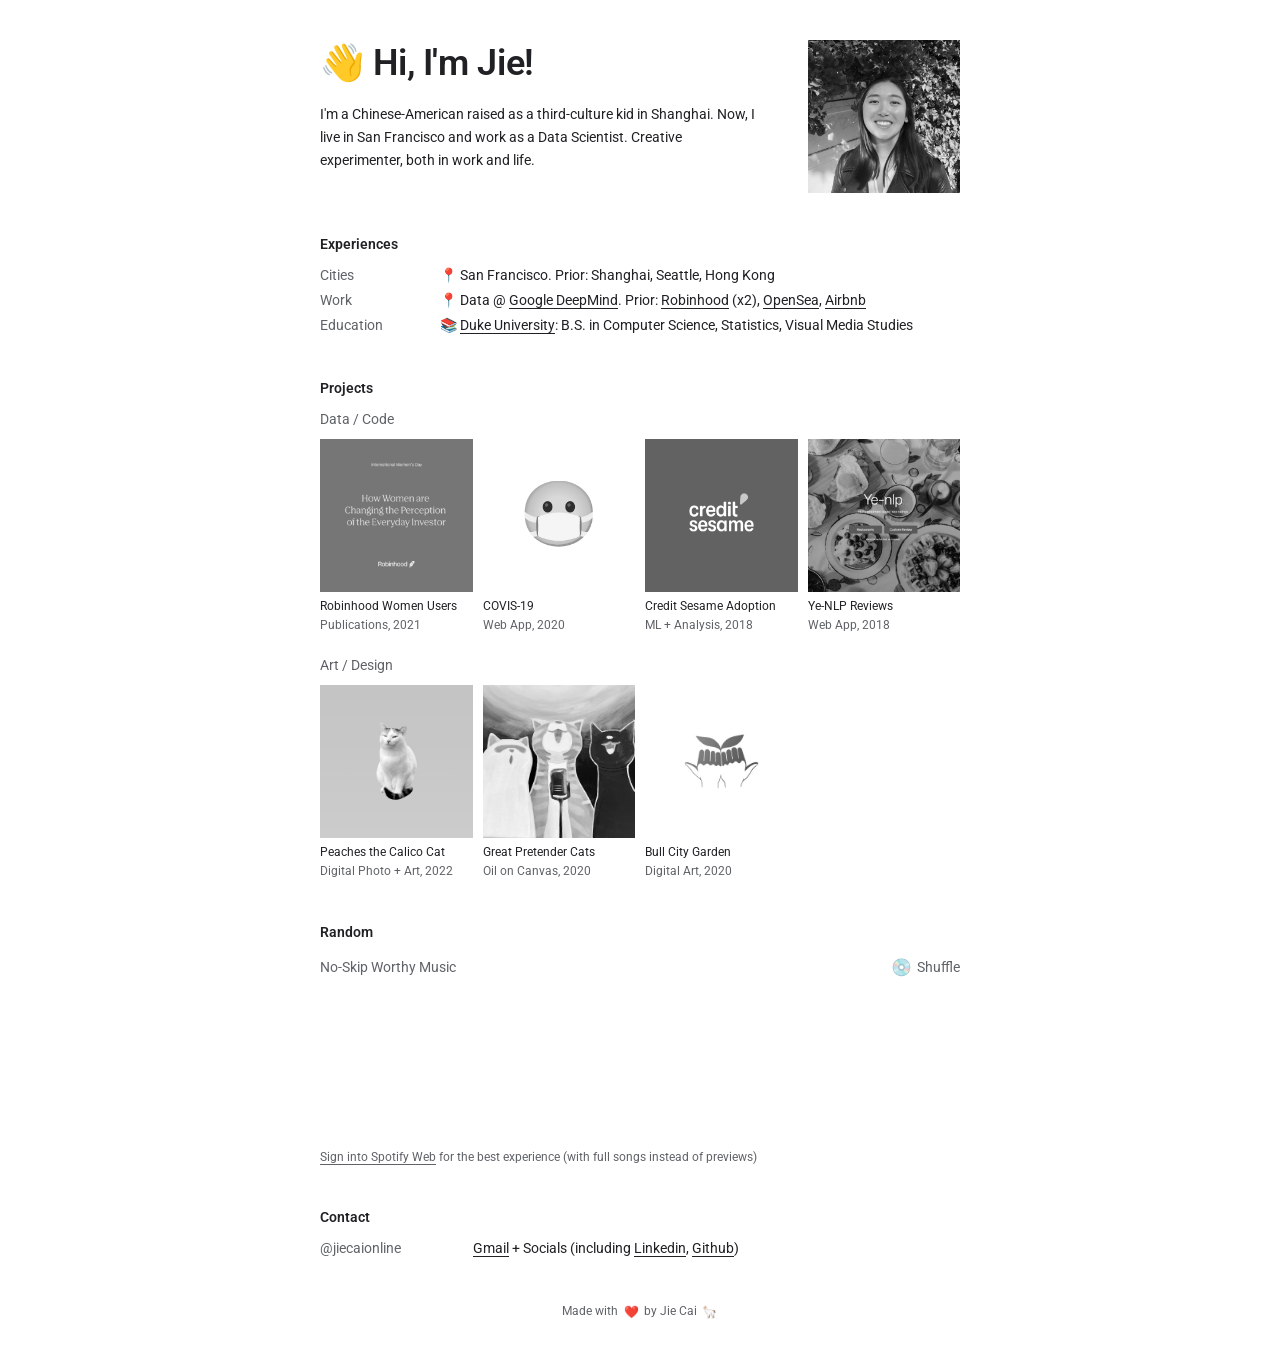
<file: index.html>
<!DOCTYPE html>
<html lang="en">
<head>
  <meta charset="utf-8" />
  <meta name="viewport" content="width=device-width, initial-scale=1" />
  <title>Jie Cai</title>
  <meta name="description" content="Jie Cai — data scientist in San Francisco. Third-culture kid from Shanghai." />
  <link rel="icon" href="assets/llama.png" type="image/png" />
  <link rel="preconnect" href="https://fonts.googleapis.com" />
  <link rel="preconnect" href="https://fonts.gstatic.com" crossorigin />
  <link href="https://fonts.googleapis.com/css2?family=Roboto:wght@400;600&display=swap" rel="stylesheet" />
  <link rel="stylesheet" href="css/styles.css?v=136" />
</head>
<body>
  <main class="wrap">
    <section id="about">
      <div class="about">
        <div class="about-copy">
          <h1><span class="wave-emoji" aria-hidden="true">👋</span> Hi, I'm Jie!</h1>
          <p>I'm a Chinese-American raised as a third-culture kid in Shanghai. Now, I live in San Francisco and work as a Data Scientist. Creative experimenter, both in work and life.</p>
        </div>
        <div class="media-frame portrait-frame">
          <img class="portrait" src="assets/profile.jpg" alt="Portrait of Jie Cai" />
        </div>
      </div>
    </section>

    <section id="experiences">
      <h2>Experiences</h2>
      <ul class="experience-list">
        <li>
          <span class="exp-label">Cities</span>
          <span class="exp-detail">📍 San Francisco. Prior: Shanghai, Seattle, Hong Kong</span>
        </li>
        <li>
          <span class="exp-label">Work</span>
          <span class="exp-detail">
            📍 Data @ <a href="https://www.linkedin.com/company/googledeepmind" target="_blank" rel="noreferrer">Google DeepMind</a>.
            Prior:
            <a href="https://www.linkedin.com/company/robinhood/" target="_blank" rel="noreferrer">Robinhood</a> (x2),
            <a href="https://www.linkedin.com/company/opensea-io" target="_blank" rel="noreferrer">OpenSea</a>,
            <a href="https://www.linkedin.com/company/airbnb" target="_blank" rel="noreferrer">Airbnb</a>
          </span>
        </li>
        <li>
          <span class="exp-label">Education</span>
          <span class="exp-detail">📚 <a href="https://www.duke.edu/" target="_blank" rel="noreferrer">Duke University</a>: B.S. in Computer Science, Statistics, Visual Media Studies</span>
        </li>
      </ul>
    </section>

    <section id="projects">
      <h2>Projects</h2>

      <h3>Data / Code</h3>
      <div class="project-grid-wrap">
        <div class="project-grid">
          <button class="tile" type="button" data-project="robinhood-whm">
            <div class="media-frame">
              <img class="tile-photo" src="assets/projects/robinhood-whm.png?v=3" alt="" />
            </div>
            <p class="tile-title">Robinhood Women Users</p>
            <p class="tile-sub">Publications, 2021</p>
          </button>
          <button class="tile" type="button" data-project="covis19">
            <div class="media-frame emoji-frame">
              <div class="tile-emoji" aria-hidden="true">😷</div>
            </div>
            <p class="tile-title">COVIS-19</p>
            <p class="tile-sub">Web App, 2020</p>
          </button>
          <button class="tile" type="button" data-project="credit-sesame">
            <div class="media-frame">
              <img class="tile-photo" src="assets/projects/credit-sesame.png?v=11" alt="" />
            </div>
            <p class="tile-title">Credit Sesame Adoption</p>
            <p class="tile-sub">ML + Analysis, 2018</p>
          </button>
          <button class="tile" type="button" data-project="ye-nlp">
            <div class="media-frame">
              <img class="tile-photo" src="assets/projects/ye-nlp-cover.jpg" alt="" />
            </div>
            <p class="tile-title">Ye-NLP Reviews</p>
            <p class="tile-sub">Web App, 2018</p>
          </button>
        </div>
      </div>

      <h3>Art / Design</h3>
      <div class="project-grid-wrap">
        <div class="project-grid">
          <button class="tile" type="button" data-project="peaches">
            <div class="media-frame">
              <img class="tile-photo" src="assets/projects/peaches-logo.gif?v=5" alt="" />
            </div>
            <p class="tile-title">Peaches the Calico Cat</p>
            <p class="tile-sub">Digital Photo + Art, 2022</p>
          </button>
          <button class="tile" type="button" data-project="great-pretender">
            <div class="media-frame">
              <img class="tile-photo" src="assets/projects/cats-cover.jpg" alt="" />
            </div>
            <p class="tile-title">Great Pretender Cats</p>
            <p class="tile-sub">Oil on Canvas, 2020</p>
          </button>
          <button class="tile" type="button" data-project="bull-city">
            <div class="media-frame">
              <img class="tile-photo" src="assets/projects/bull-city-cover.png?v=8" alt="" />
            </div>
            <p class="tile-title">Bull City Garden</p>
            <p class="tile-sub">Digital Art, 2020</p>
          </button>
        </div>
      </div>
    </section>

    <section id="random">
      <h2>Random</h2>

      <div class="random-heading">
        <h3>No-Skip Worthy Music</h3>
        <button class="surprise-button" id="surprise-album" type="button">
          <span class="surprise-disc" aria-hidden="true">💿</span>
          <span>Shuffle</span>
        </button>
      </div>
      <div class="album-embed" id="album-embed" aria-live="polite"></div>
      <p class="tile-sub album-note"><a href="https://accounts.spotify.com/login" target="_blank" rel="noopener noreferrer">Sign into Spotify Web</a> for the best experience (with full songs instead of previews)</p>
    </section>

    <section id="contact">
      <h2>Contact</h2>
      <ul class="experience-list contact-list">
        <li>
          <span class="exp-label">@jiecaionline</span>
          <span class="exp-detail">
            <a href="mailto:jiecaionline@gmail.com">Gmail</a>
            + Socials (including
            <a href="https://www.linkedin.com/in/jiecaionline" target="_blank" rel="noreferrer">Linkedin</a>,
            <a href="https://github.com/jiecaionline" target="_blank" rel="noreferrer">Github</a>)
          </span>
        </li>
      </ul>
    </section>
  </main>

  <footer class="site-footer">
    <p class="footer-credit">
      <span>Made with</span>
      <span class="footer-emoji rotating-emoji" aria-hidden="true">
        <span>❤️</span>
        <span>🍵</span>
        <span>🤖</span>
      </span>
      <span class="sr-only">heart, tea, and robots</span>
      <span>by Jie Cai</span>
      <span class="footer-emoji" aria-hidden="true">🦙</span>
    </p>
  </footer>

  <div class="modal" id="project-modal" hidden>
    <div class="modal-backdrop" data-close></div>
    <div class="modal-panel" role="dialog" aria-modal="true" aria-labelledby="modal-title">
      <div class="modal-toolbar">
        <div class="modal-step">
          <button class="modal-icon-btn prev" type="button" aria-label="Previous project">
            <svg viewBox="0 0 16 16" aria-hidden="true"><path d="M10.2 2.8 4.9 8l5.3 5.2" /></svg>
          </button>
          <button class="modal-icon-btn next" type="button" aria-label="Next project">
            <svg viewBox="0 0 16 16" aria-hidden="true"><path d="M5.8 2.8 11.1 8l-5.3 5.2" /></svg>
          </button>
        </div>
        <button class="modal-icon-btn modal-close" type="button" data-close aria-label="Close">
          <svg viewBox="0 0 16 16" aria-hidden="true"><path d="M3.5 3.5 12.5 12.5M12.5 3.5 3.5 12.5" /></svg>
        </button>
      </div>
      <h1 id="modal-title"></h1>
      <p class="lede" id="modal-lede"></p>
      <p class="modal-links" id="modal-links" hidden></p>
      <div class="prose" id="modal-prose"></div>
      <div class="modal-gallery" id="modal-gallery"></div>
    </div>
  </div>

  <script src="js/projects.js?v=43"></script>
  <script src="js/albums.js?v=21"></script>
</body>
</html>
</file>
<file: css/styles.css>
:root {
  --bg: #ffffff;
  --text: #202124;
  --muted: #5f6368;
  --placeholder: #f1f3f4;
  --overlay: rgba(0, 0, 0, 0.55);
  --width: 640px;
  --rail-gap: 10px;
  --rail-cols: 4;
  /* Spacing scale: tight → section */
  --space-xs: 2px;        /* related lines (title→sub, list rows) */
  --space-stack: 6px;     /* media → caption */
  --space-heading: 8px;   /* heading → content */
  --space-group: 20px;    /* subgroups within a section */
  --space-section: 40px;  /* between sections + page padding */
  --space-inline: 48px;   /* label → detail columns */
  --space-about: 48px;    /* about copy ↔ photo */
  --font-size: 14px;
  --font-size-sm: 12px;
  --font-size-lg: 28px;
  --sans: "Roboto", "Apple Color Emoji", "Segoe UI Emoji", sans-serif;
}

* { box-sizing: border-box; }

body {
  margin: 0;
  background: var(--bg);
  color: var(--text);
  font-family: var(--sans);
  font-size: var(--font-size);
  font-weight: 400;
  line-height: 1.65;
  -webkit-font-smoothing: antialiased;
}

body.modal-open { overflow: hidden; }

a {
  color: inherit;
  text-decoration: underline;
  text-underline-offset: 3px;
}

a:hover { color: var(--muted); }

img { max-width: 100%; display: block; }

.wrap {
  width: min(var(--width), calc(100% - 40px));
  margin: 0 auto;
  padding: var(--space-section) 0;
  container-type: inline-size;
  --rail-cols: 4;
}

h1 {
  font-size: var(--font-size-lg);
  font-weight: 600;
  letter-spacing: -0.01em;
  margin: 0 0 var(--space-heading);
  line-height: 1.3;
}

h2 {
  font-size: var(--font-size);
  font-weight: 600;
  letter-spacing: 0;
  margin: 0 0 var(--space-heading);
  color: var(--text);
}

h3 {
  font-size: var(--font-size);
  font-weight: 400;
  letter-spacing: 0;
  text-transform: none;
  color: var(--muted);
  margin: var(--space-group) 0 var(--space-heading);
}

.wrap > section + section { margin-top: var(--space-section); }
h2 + h3 { margin-top: 0; }

.lede {
  color: var(--muted);
  margin: 0 0 var(--space-xs);
}

.about,
.project-grid-wrap {
  --tile-size: calc((100cqi - (var(--rail-cols) - 1) * var(--rail-gap)) / var(--rail-cols));
}

.about {
  display: grid;
  grid-template-columns: minmax(0, 1fr) var(--tile-size);
  gap: var(--space-about);
  align-items: start;
}

.about-copy { min-width: 0; }

.about h1 {
  margin: 0 0 calc(var(--space-heading) * 2);
  font-family: var(--sans);
  font-size: 36px;
  font-weight: 600;
}

.portrait-frame {
  width: 100%;
}

.wave-emoji {
  display: inline-block;
  transform-origin: 70% 75%;
}

.wave-emoji:hover,
.wave-emoji.is-waving {
  animation: wave-hello 1.05s cubic-bezier(0.33, 1.15, 0.42, 1);
}

@keyframes wave-hello {
  0% { transform: rotate(0); }
  15% { transform: rotate(11deg); }
  32% { transform: rotate(-7deg); }
  48% { transform: rotate(9deg); }
  64% { transform: rotate(-4deg); }
  78% { transform: rotate(3deg); }
  90% { transform: rotate(-1deg); }
  100% { transform: rotate(0); }
}

.about p {
  margin: 0;
  font-size: var(--font-size);
}

.media-frame {
  display: block;
  overflow: hidden;
  aspect-ratio: 1 / 1;
  background: var(--placeholder);
}

.portrait,
.tile-photo {
  width: 100%;
  height: 100%;
  object-fit: cover;
  transition: filter 0.5s ease;
}

.portrait,
.tile-photo {
  filter: grayscale(1);
}

.media-frame:hover .portrait,
.media-frame:hover .tile-photo,
.tile:focus-visible .tile-photo {
  filter: grayscale(0);
}

.experience-list {
  margin: 0;
  padding: 0;
  list-style: none;
}

.experience-list li {
  display: grid;
  grid-template-columns: 72px minmax(0, 1fr);
  align-items: baseline;
  gap: var(--space-inline);
  margin: 0 0 var(--space-xs);
}

.experience-list li:last-child { margin-bottom: 0; }

.exp-label {
  font-size: var(--font-size);
  font-weight: 400;
  letter-spacing: 0;
  text-transform: none;
  color: var(--muted);
}

.project-grid-wrap {
  container-type: inline-size;
}

.project-grid {
  display: grid;
  grid-template-columns: repeat(var(--rail-cols), minmax(0, 1fr));
  gap: var(--rail-gap);
  align-items: start;
}

.tile {
  width: 100%;
  min-width: 0;
  padding: 0;
  border: 0;
  background: none;
  text-align: left;
  cursor: pointer;
  font: inherit;
  color: inherit;
}

.tile:focus-visible {
  outline: 2px solid var(--text);
  outline-offset: 3px;
}

.random-heading {
  display: flex;
  align-items: center;
  justify-content: space-between;
  gap: var(--space-group);
  margin-top: 0;
}

.random-heading h3 { margin: 0; }

.surprise-button {
  display: inline-flex;
  align-items: center;
  gap: 5px;
  padding: 4px 0;
  border: 0;
  background: none;
  color: var(--muted);
  font: inherit;
  font-size: var(--font-size);
  cursor: pointer;
}

.surprise-button:hover { color: var(--text); }

.surprise-button:focus-visible {
  outline: 2px solid var(--text);
  outline-offset: 3px;
}

.surprise-disc {
  display: inline-flex;
  align-items: center;
  justify-content: center;
  width: 1.2em;
  height: 1.2em;
  font-family: "Apple Color Emoji", "Segoe UI Emoji", "Noto Color Emoji", emoji, sans-serif;
  font-size: 1.2em;
  font-style: normal;
  font-weight: 400;
  font-variant-emoji: emoji;
  line-height: 1;
  transform-origin: center;
}

.album-embed {
  margin-top: var(--space-heading);
  min-height: 152px;
  filter: grayscale(1);
  transition: filter 0.5s ease;
}

.album-embed:hover,
.album-embed:focus-within,
.album-embed.is-playing {
  filter: grayscale(0);
}

.album-embed iframe {
  display: block;
  width: 100%;
  height: 152px;
  border: 0;
  border-radius: 12px;
}

.media-frame.emoji-frame {
  display: grid;
  place-items: center;
  background: #fff;
}

.tile-emoji {
  font-size: calc(var(--tile-size) * 0.42);
  line-height: 1;
  filter: grayscale(1);
  transition: filter 0.5s ease;
}

.tile-title {
  margin: var(--space-stack) 0 0;
  font-size: var(--font-size-sm);
  font-weight: 400;
  line-height: 1.45;
}

.media-frame:hover .tile-emoji,
.tile:focus-visible .tile-emoji {
  filter: grayscale(0);
}

.tile-sub {
  margin: var(--space-xs) 0 0;
  font-size: var(--font-size-sm);
  font-weight: 400;
  line-height: 1.45;
  color: var(--muted);
}

.tile-sub.album-note {
  margin-top: var(--space-stack);
}

.modal {
  position: fixed;
  inset: 0;
  z-index: 20;
  display: none;
  align-items: flex-start;
  justify-content: center;
  padding: 20px;
}

.modal.is-open { display: flex; }

.modal-backdrop {
  position: absolute;
  inset: 0;
  background: var(--overlay);
}

.modal-panel {
  position: relative;
  z-index: 1;
  width: min(600px, 100%);
  max-height: min(88vh, 900px);
  overflow: auto;
  background: #fff;
  padding: 24px 24px 28px;
}

.modal-links {
  margin: 8px 0 28px;
  color: var(--text);
}

.modal-toolbar {
  position: absolute;
  top: 10px;
  right: 10px;
  display: flex;
  align-items: center;
  gap: 14px;
}

.modal-step {
  display: flex;
  align-items: center;
  gap: 2px;
}

.modal-icon-btn {
  box-sizing: border-box;
  display: inline-grid;
  place-items: center;
  width: 28px;
  height: 28px;
  margin: 0;
  padding: 0;
  border: 0;
  background: none;
  color: var(--muted);
  cursor: pointer;
}

.modal-icon-btn svg {
  width: 14px;
  height: 14px;
  fill: none;
  stroke: currentColor;
  stroke-width: 1.6;
  stroke-linecap: round;
  stroke-linejoin: round;
}

.modal-icon-btn:hover { color: var(--text); }

.modal-icon-btn:focus-visible {
  outline: 2px solid var(--text);
  outline-offset: 2px;
}

.modal-panel h1 {
  font-size: var(--font-size-lg);
  font-weight: 600;
  padding-right: 110px;
}

.modal-gallery {
  display: grid;
  gap: 12px;
  margin: 16px 0 8px;
}

.modal-gallery img {
  width: 100%;
}

.modal-gallery.is-square-pair {
  grid-template-columns: 1fr 1fr;
  gap: 10px;
}

.modal-gallery.is-square-pair img {
  width: 100%;
  aspect-ratio: 1 / 1;
  object-fit: cover;
  background: #fff;
}

.prose p { margin: 0 0 12px; }

.contact-list li {
  grid-template-columns: minmax(7.5em, max-content) minmax(0, 1fr);
}

.callout {
  background: var(--placeholder);
  padding: 12px 14px;
  margin: 14px 0;
}

.site-footer {
  width: min(var(--width), calc(100% - 40px));
  margin: 0 auto;
  padding: 0 0 var(--space-section);
  color: var(--muted);
  font-size: var(--font-size-sm);
  line-height: 1.45;
  text-align: center;
}

.site-footer p { margin: 3px 0; }

.footer-credit {
  display: flex;
  align-items: center;
  justify-content: center;
  gap: 0.35em;
}

.footer-emoji {
  display: inline-grid;
  flex: 0 0 1.4em;
  width: 1.4em;
  height: 1.4em;
  place-items: center;
  line-height: 1;
}

.rotating-emoji {
  position: relative;
}

.rotating-emoji > span {
  position: absolute;
  inset: 0;
  display: grid;
  place-items: center;
  opacity: 0;
  transition: opacity 0.5s ease-in-out;
}

.rotating-emoji > span.is-active {
  opacity: 1;
}

.sr-only {
  position: absolute;
  width: 1px;
  height: 1px;
  padding: 0;
  margin: -1px;
  overflow: hidden;
  clip: rect(0, 0, 0, 0);
  white-space: nowrap;
  border: 0;
}

@media (prefers-reduced-motion: reduce) {
  .wave-emoji:hover,
  .wave-emoji.is-waving { animation: none; }
  .rotating-emoji > span { transition: none; }
  .rotating-emoji > span.is-active { opacity: 1; }
}

@media (max-width: 640px) {
  .wrap {
    width: calc(100% - 32px);
    padding: var(--space-group) 0 var(--space-section);
    --rail-cols: 2;
  }

  .about {
    grid-template-columns: 1fr;
    gap: var(--space-section);
  }

  .about h1 {
    font-size: 28px;
    margin-bottom: var(--space-heading);
  }

  .portrait-frame {
    order: -1;
    width: var(--tile-size);
  }

  .experience-list li {
    grid-template-columns: 64px minmax(0, 1fr);
    gap: 36px;
  }

  .contact-list li {
    grid-template-columns: minmax(6.5em, max-content) minmax(0, 1fr);
  }

  .modal {
    padding: 12px;
  }

  .modal-panel {
    padding: 20px 18px 24px;
  }

  .modal-panel h1 {
    padding-right: 96px;
  }

  .site-footer { width: calc(100% - 32px); }
}
</file>
